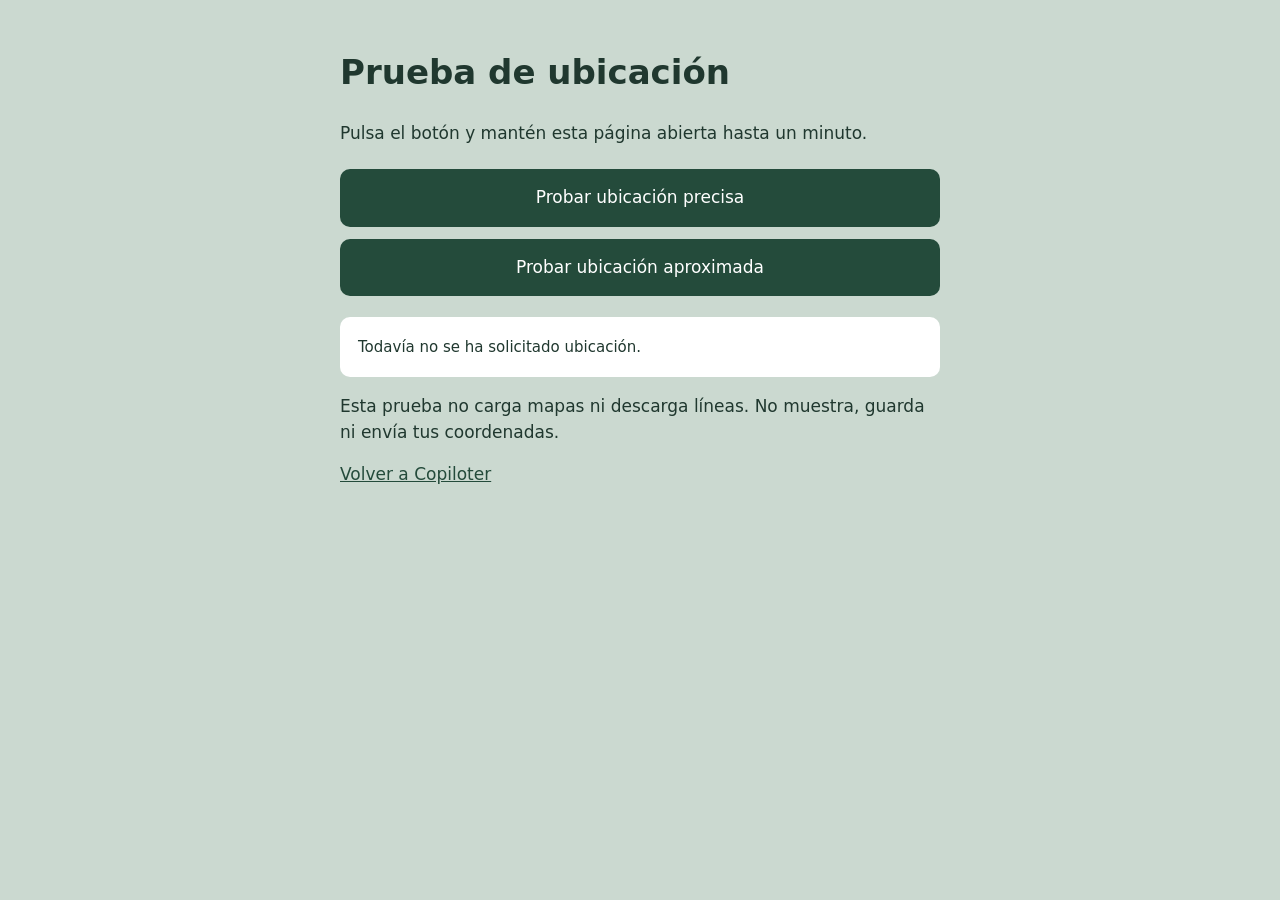
<file: gps-prueba.html>
<!doctype html><html lang="es"><head><meta charset="utf-8"><meta name="viewport" content="width=device-width, initial-scale=1"><meta name="robots" content="noindex"><title>Copiloter · Prueba de ubicación</title><style>body{margin:0;padding:24px;background:#cbd9d0;color:#20382f;font:17px/1.5 system-ui}main{max-width:600px;margin:auto}button{font:inherit;padding:16px;border:0;border-radius:10px;background:#244b3b;color:white;width:100%;margin:6px 0}button:disabled{opacity:.5}pre{white-space:pre-wrap;overflow-wrap:anywhere;padding:18px;background:white;border-radius:10px;font:15px/1.6 system-ui}a{color:#244b3b}</style></head><body><main><h1>Prueba de ubicación</h1><p>Pulsa el botón y mantén esta página abierta hasta un minuto.</p><button id="precise">Probar ubicación precisa</button><button id="approximate">Probar ubicación aproximada</button><pre id="result" role="status" aria-live="polite">Todavía no se ha solicitado ubicación.</pre><p>Esta prueba no carga mapas ni descarga líneas. No muestra, guarda ni envía tus coordenadas.</p><a href="./">Volver a Copiloter</a></main><script>
const output=document.getElementById('result'),precise=document.getElementById('precise'),approximate=document.getElementById('approximate');let generation=0,timer=null;
function test(high){const token=++generation;clearTimeout(timer);precise.disabled=approximate.disabled=true;const started=Date.now();let done=false;function finish(text){if(done||token!==generation)return;done=true;clearTimeout(timer);precise.disabled=approximate.disabled=false;output.textContent='Prueba aislada · 2026-11-04.1\nModo: '+(high?'preciso':'aproximado')+'\nTiempo: '+Math.round((Date.now()-started)/1000)+' s\n'+text+'\nNavegador: '+navigator.userAgent;}output.textContent='Solicitando ubicación '+(high?'precisa':'aproximada')+'… Espera hasta 70 segundos.';if(!window.isSecureContext||!navigator.geolocation){finish('Ubicación no disponible en este contexto.');return;}timer=setTimeout(()=>finish('Sin respuesta del navegador después de 70 segundos.'),70000);try{navigator.geolocation.getCurrentPosition(position=>{const c=position?.coords;if(!c||!Number.isFinite(c.latitude)||!Number.isFinite(c.longitude)||!Number.isFinite(c.accuracy)){finish('El navegador ha devuelto datos no válidos.');return;}finish('POSICIÓN RECIBIDA\nPrecisión: '+Math.round(c.accuracy)+' m\nAntigüedad: '+(Number.isFinite(position.timestamp)?Math.round((Date.now()-position.timestamp)/1000)+' s':'desconocida'));},error=>finish('ERROR '+error.code+': '+String(error.message||'Sin mensaje')),{enableHighAccuracy:high,maximumAge:60000,timeout:60000});}catch(error){finish('Excepción: '+String(error.message||error));}}
precise.onclick=()=>test(true);approximate.onclick=()=>test(false);window.addEventListener('pagehide',()=>{generation++;clearTimeout(timer);});
</script></body></html>
</file>
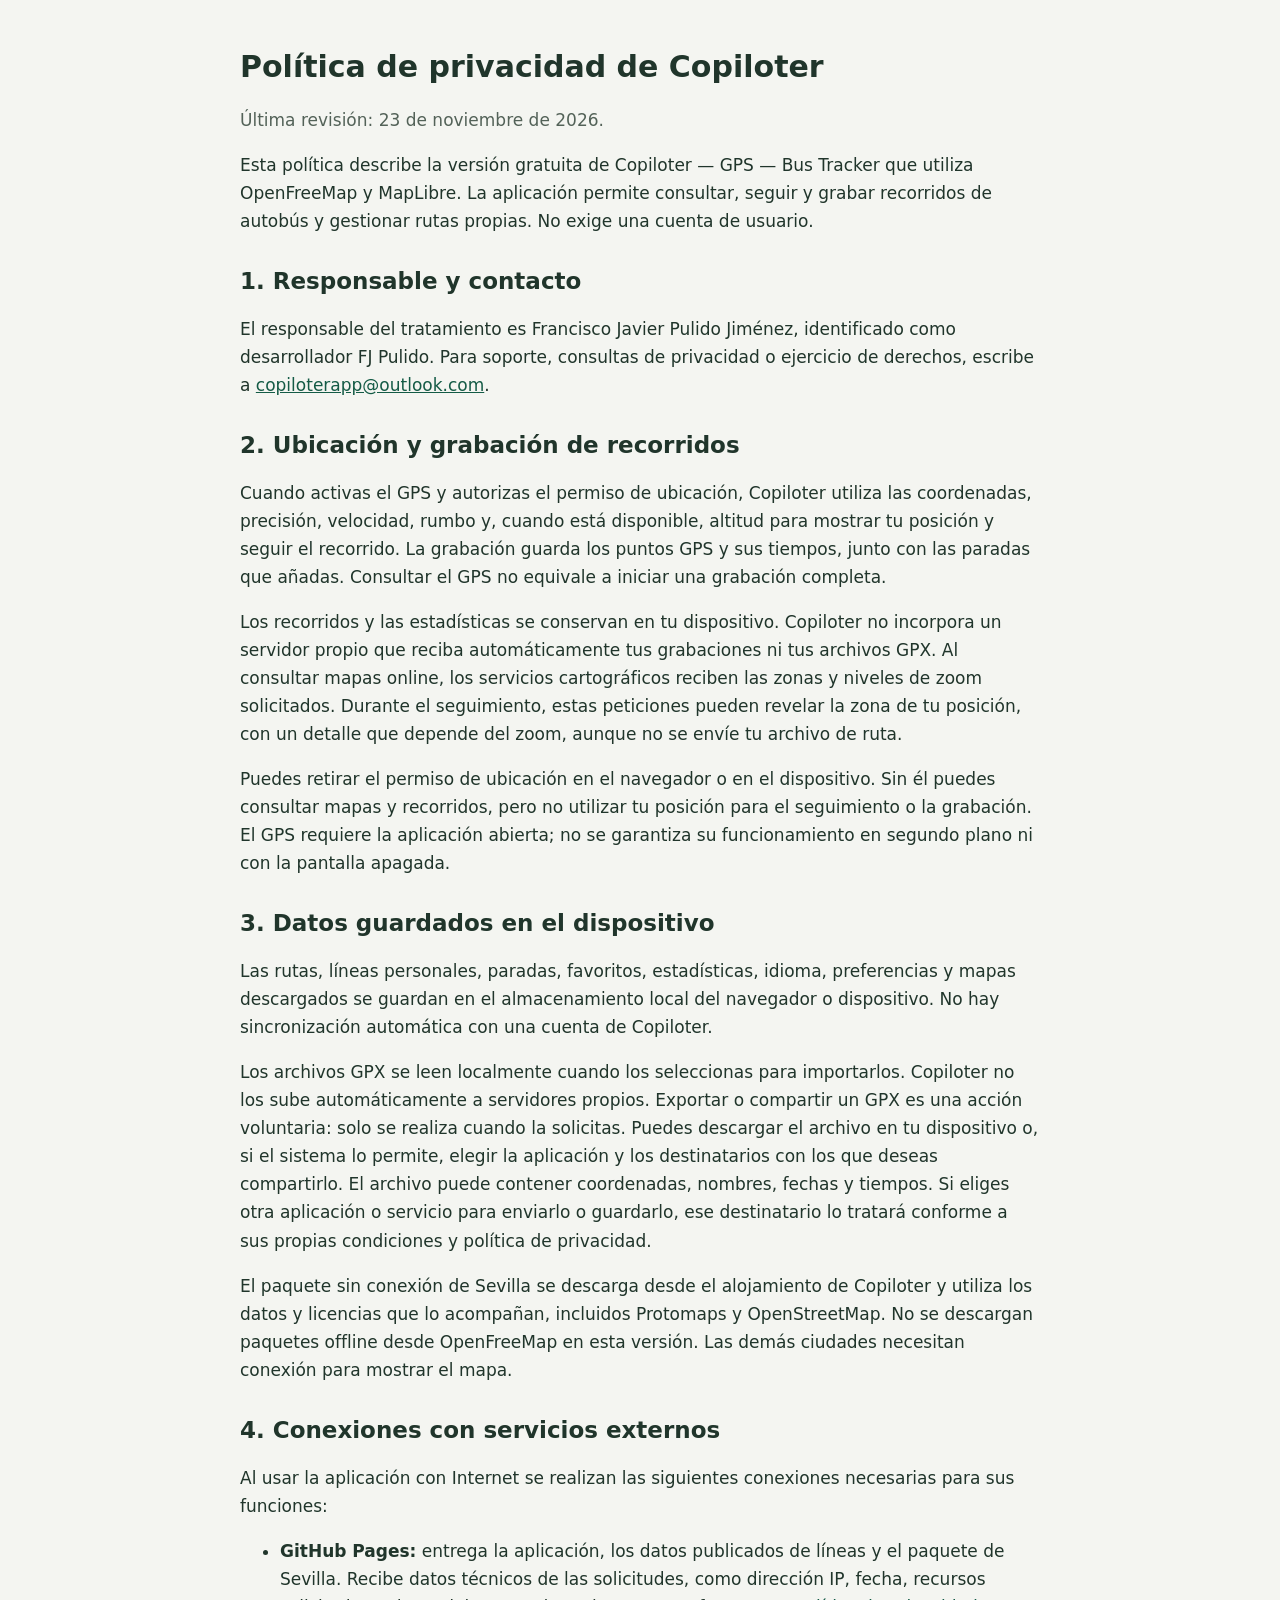
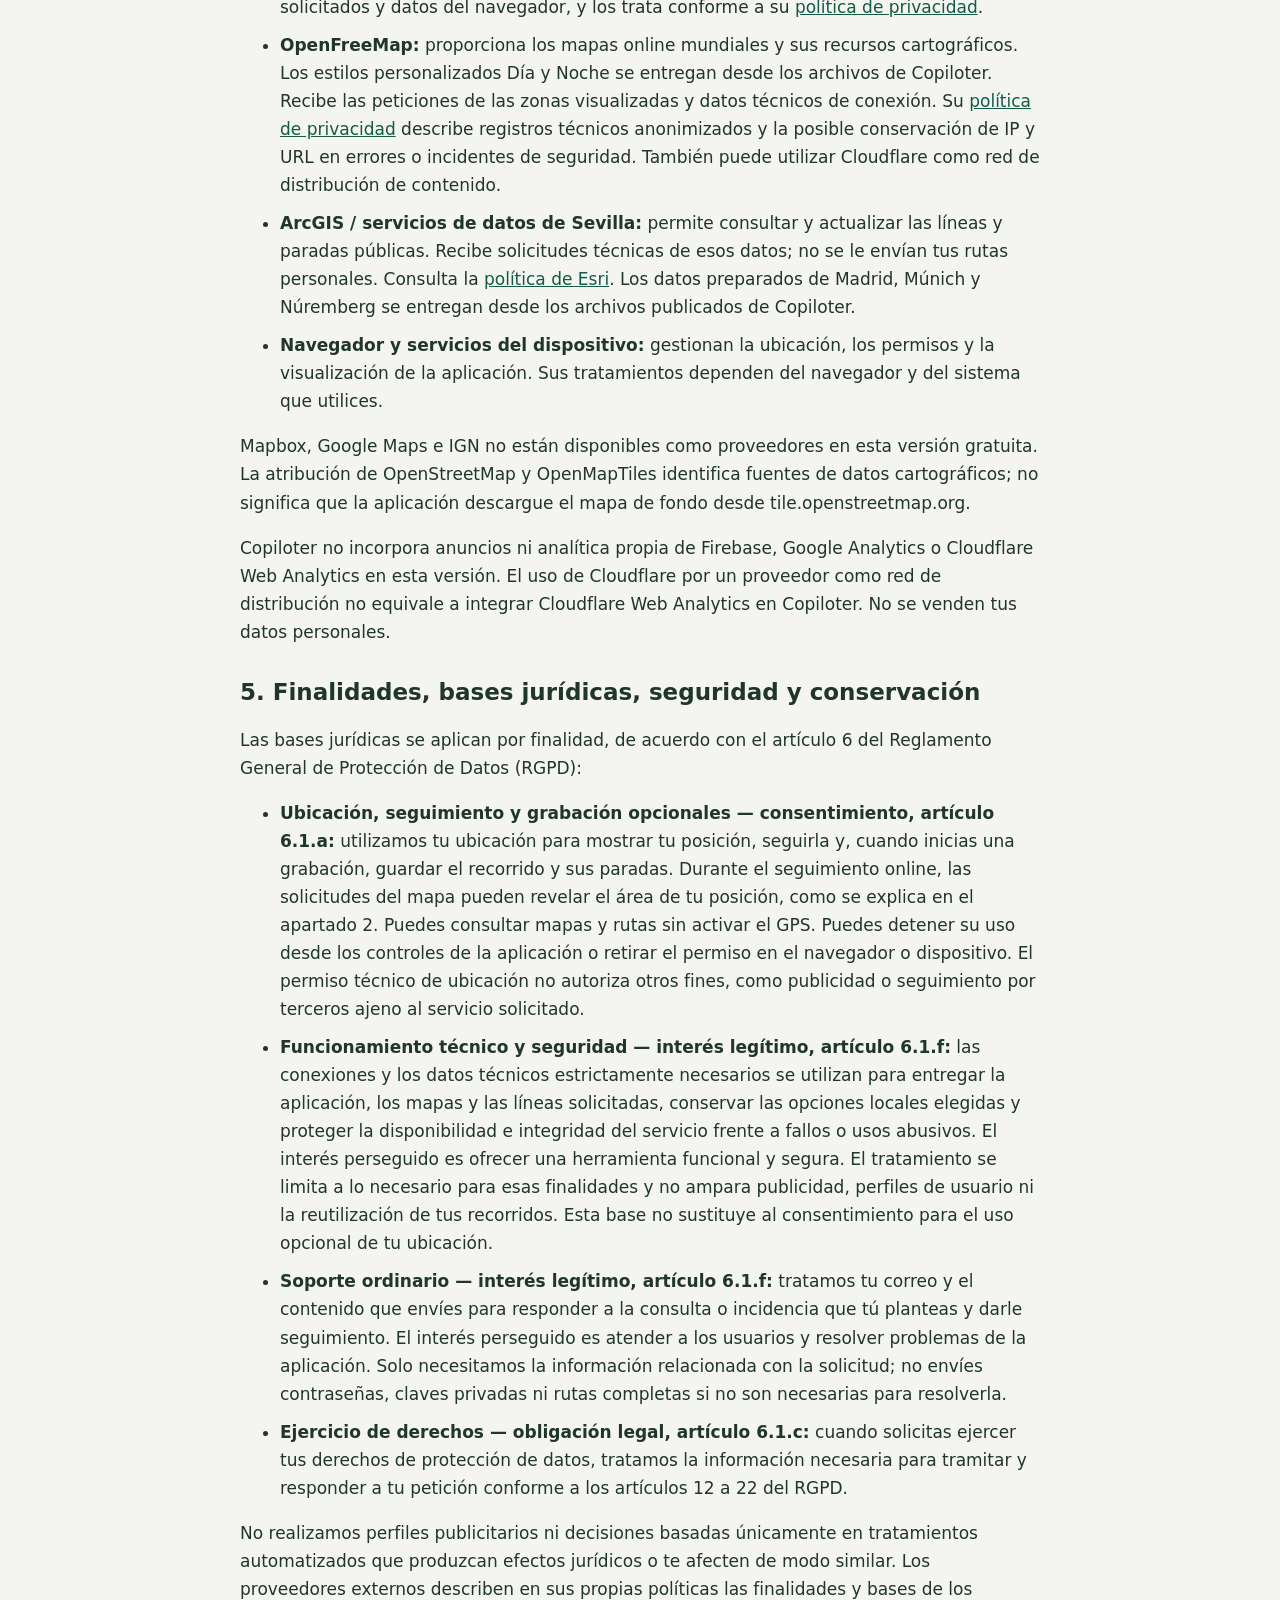
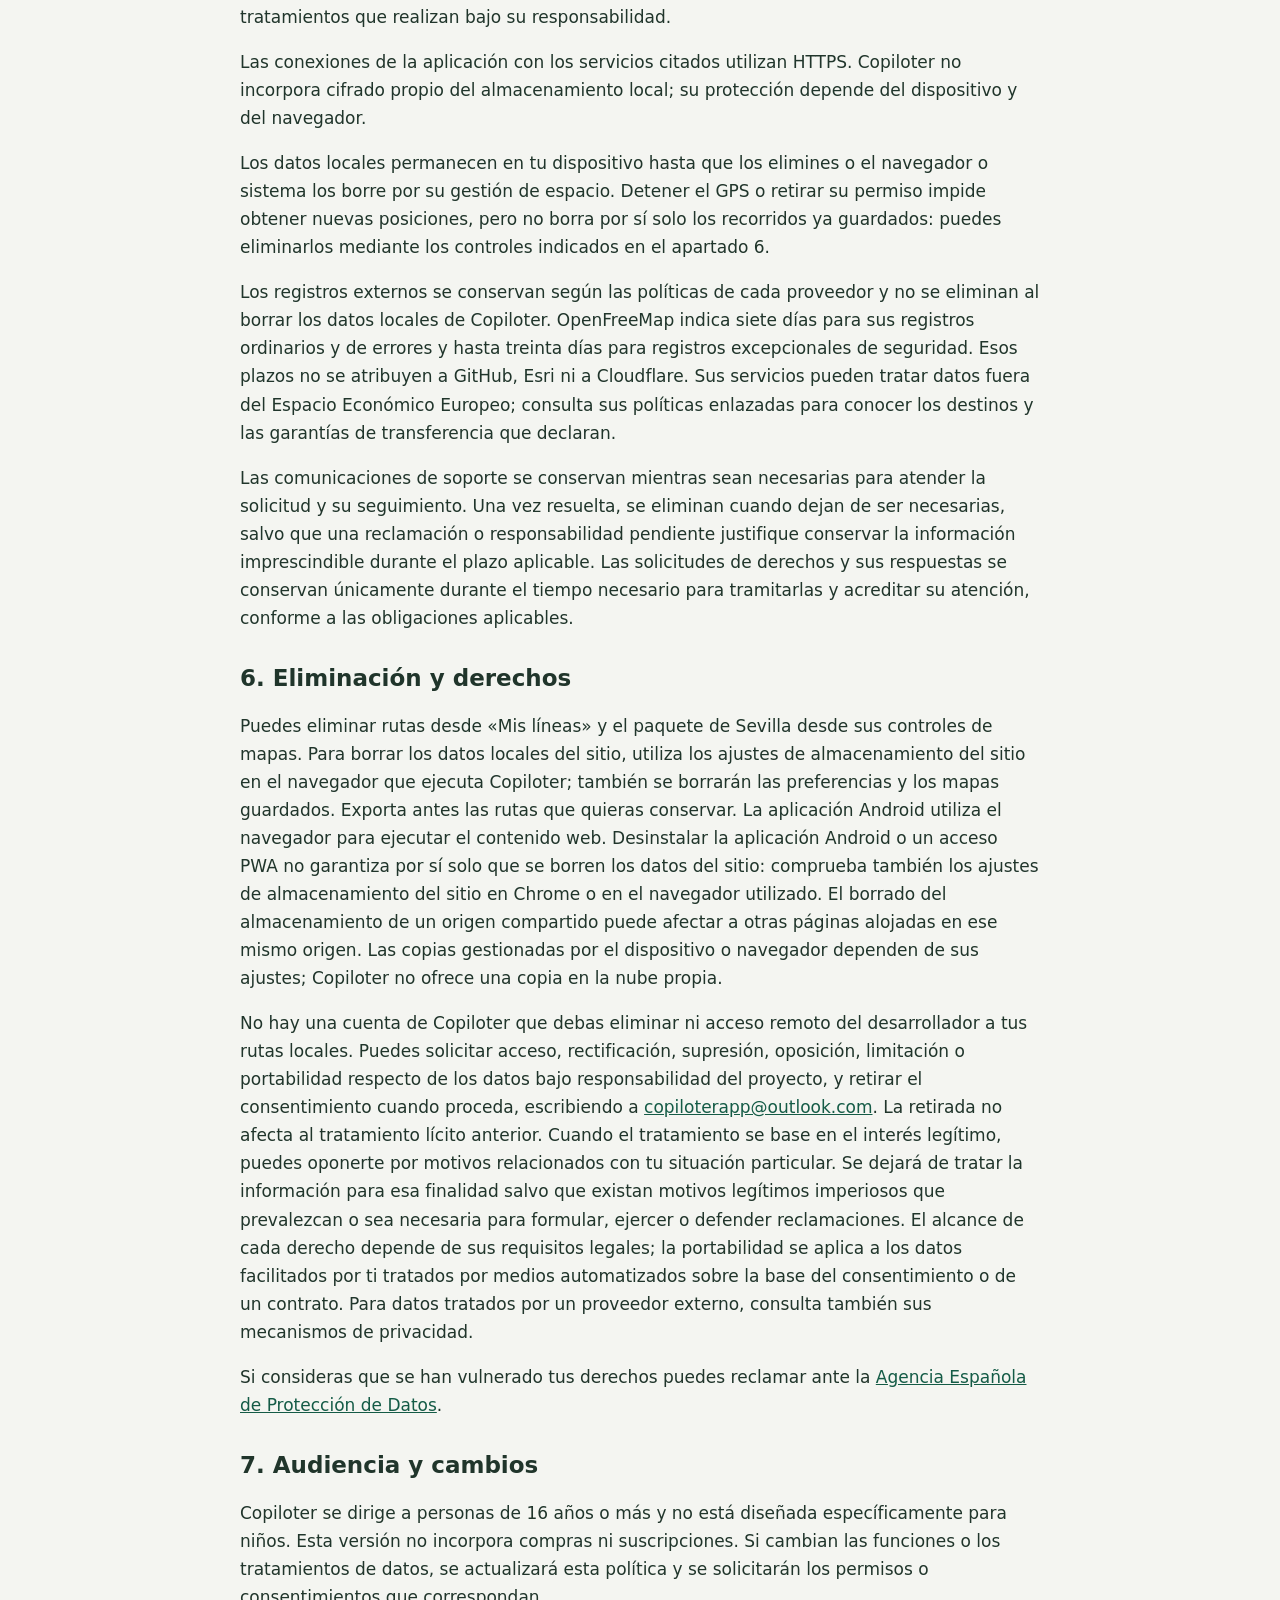
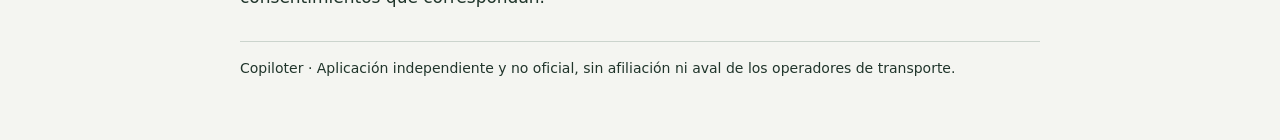
<file: privacy/privacidad.html>
<!doctype html>
<html lang="es"><head><meta charset="utf-8"><meta name="viewport" content="width=device-width,initial-scale=1"><title>Política de privacidad de Copiloter</title>
<style>body{margin:0;background:#f4f5f1;color:#20352b;font:17px/1.65 system-ui,sans-serif}main{max-width:800px;margin:auto;padding:28px 22px 60px}h1,h2{line-height:1.25}h1{font-size:30px}h2{font-size:23px;margin-top:32px}a{color:#145b46;overflow-wrap:anywhere}li{margin:10px 0}.date{color:#536258}footer{border-top:1px solid #cbd4cd;margin-top:30px;padding-top:15px;font-size:14px}</style></head>
<body><main>
<h1>Política de privacidad de Copiloter</h1>
<p class="date">Última revisión: 23 de noviembre de 2026.</p>
<p>Esta política describe la versión gratuita de Copiloter — GPS — Bus Tracker que utiliza OpenFreeMap y MapLibre. La aplicación permite consultar, seguir y grabar recorridos de autobús y gestionar rutas propias. No exige una cuenta de usuario.</p>
<h2>1. Responsable y contacto</h2>
<p>El responsable del tratamiento es Francisco Javier Pulido Jiménez, identificado como desarrollador FJ Pulido. Para soporte, consultas de privacidad o ejercicio de derechos, escribe a <a href="mailto:copiloterapp@outlook.com">copiloterapp@outlook.com</a>.</p>
<h2>2. Ubicación y grabación de recorridos</h2>
<p>Cuando activas el GPS y autorizas el permiso de ubicación, Copiloter utiliza las coordenadas, precisión, velocidad, rumbo y, cuando está disponible, altitud para mostrar tu posición y seguir el recorrido. La grabación guarda los puntos GPS y sus tiempos, junto con las paradas que añadas. Consultar el GPS no equivale a iniciar una grabación completa.</p>
<p>Los recorridos y las estadísticas se conservan en tu dispositivo. Copiloter no incorpora un servidor propio que reciba automáticamente tus grabaciones ni tus archivos GPX. Al consultar mapas online, los servicios cartográficos reciben las zonas y niveles de zoom solicitados. Durante el seguimiento, estas peticiones pueden revelar la zona de tu posición, con un detalle que depende del zoom, aunque no se envíe tu archivo de ruta.</p>
<p>Puedes retirar el permiso de ubicación en el navegador o en el dispositivo. Sin él puedes consultar mapas y recorridos, pero no utilizar tu posición para el seguimiento o la grabación. El GPS requiere la aplicación abierta; no se garantiza su funcionamiento en segundo plano ni con la pantalla apagada.</p>
<h2>3. Datos guardados en el dispositivo</h2>
<p>Las rutas, líneas personales, paradas, favoritos, estadísticas, idioma, preferencias y mapas descargados se guardan en el almacenamiento local del navegador o dispositivo. No hay sincronización automática con una cuenta de Copiloter.</p>
<p>Los archivos GPX se leen localmente cuando los seleccionas para importarlos. Copiloter no los sube automáticamente a servidores propios. Exportar o compartir un GPX es una acción voluntaria: solo se realiza cuando la solicitas. Puedes descargar el archivo en tu dispositivo o, si el sistema lo permite, elegir la aplicación y los destinatarios con los que deseas compartirlo. El archivo puede contener coordenadas, nombres, fechas y tiempos. Si eliges otra aplicación o servicio para enviarlo o guardarlo, ese destinatario lo tratará conforme a sus propias condiciones y política de privacidad.</p>
<p>El paquete sin conexión de Sevilla se descarga desde el alojamiento de Copiloter y utiliza los datos y licencias que lo acompañan, incluidos Protomaps y OpenStreetMap. No se descargan paquetes offline desde OpenFreeMap en esta versión. Las demás ciudades necesitan conexión para mostrar el mapa.</p>
<h2>4. Conexiones con servicios externos</h2>
<p>Al usar la aplicación con Internet se realizan las siguientes conexiones necesarias para sus funciones:</p>
<ul>
<li><strong>GitHub Pages:</strong> entrega la aplicación, los datos publicados de líneas y el paquete de Sevilla. Recibe datos técnicos de las solicitudes, como dirección IP, fecha, recursos solicitados y datos del navegador, y los trata conforme a su <a href="https://docs.github.com/es/site-policy/privacy-policies/github-general-privacy-statement">política de privacidad</a>.</li>
<li><strong>OpenFreeMap:</strong> proporciona los mapas online mundiales y sus recursos cartográficos. Los estilos personalizados Día y Noche se entregan desde los archivos de Copiloter. Recibe las peticiones de las zonas visualizadas y datos técnicos de conexión. Su <a href="https://openfreemap.org/privacy/">política de privacidad</a> describe registros técnicos anonimizados y la posible conservación de IP y URL en errores o incidentes de seguridad. También puede utilizar Cloudflare como red de distribución de contenido.</li>
<li><strong>ArcGIS / servicios de datos de Sevilla:</strong> permite consultar y actualizar las líneas y paradas públicas. Recibe solicitudes técnicas de esos datos; no se le envían tus rutas personales. Consulta la <a href="https://www.esri.com/en-us/privacy/overview">política de Esri</a>. Los datos preparados de Madrid, Múnich y Núremberg se entregan desde los archivos publicados de Copiloter.</li>
<li><strong>Navegador y servicios del dispositivo:</strong> gestionan la ubicación, los permisos y la visualización de la aplicación. Sus tratamientos dependen del navegador y del sistema que utilices.</li>
</ul>
<p>Mapbox, Google Maps e IGN no están disponibles como proveedores en esta versión gratuita. La atribución de OpenStreetMap y OpenMapTiles identifica fuentes de datos cartográficos; no significa que la aplicación descargue el mapa de fondo desde tile.openstreetmap.org.</p>
<p>Copiloter no incorpora anuncios ni analítica propia de Firebase, Google Analytics o Cloudflare Web Analytics en esta versión. El uso de Cloudflare por un proveedor como red de distribución no equivale a integrar Cloudflare Web Analytics en Copiloter. No se venden tus datos personales.</p>
<h2>5. Finalidades, bases jurídicas, seguridad y conservación</h2>
<p>Las bases jurídicas se aplican por finalidad, de acuerdo con el artículo 6 del Reglamento General de Protección de Datos (RGPD):</p>
<ul>
<li><strong>Ubicación, seguimiento y grabación opcionales — consentimiento, artículo 6.1.a:</strong> utilizamos tu ubicación para mostrar tu posición, seguirla y, cuando inicias una grabación, guardar el recorrido y sus paradas. Durante el seguimiento online, las solicitudes del mapa pueden revelar el área de tu posición, como se explica en el apartado 2. Puedes consultar mapas y rutas sin activar el GPS. Puedes detener su uso desde los controles de la aplicación o retirar el permiso en el navegador o dispositivo. El permiso técnico de ubicación no autoriza otros fines, como publicidad o seguimiento por terceros ajeno al servicio solicitado.</li>
<li><strong>Funcionamiento técnico y seguridad — interés legítimo, artículo 6.1.f:</strong> las conexiones y los datos técnicos estrictamente necesarios se utilizan para entregar la aplicación, los mapas y las líneas solicitadas, conservar las opciones locales elegidas y proteger la disponibilidad e integridad del servicio frente a fallos o usos abusivos. El interés perseguido es ofrecer una herramienta funcional y segura. El tratamiento se limita a lo necesario para esas finalidades y no ampara publicidad, perfiles de usuario ni la reutilización de tus recorridos. Esta base no sustituye al consentimiento para el uso opcional de tu ubicación.</li>
<li><strong>Soporte ordinario — interés legítimo, artículo 6.1.f:</strong> tratamos tu correo y el contenido que envíes para responder a la consulta o incidencia que tú planteas y darle seguimiento. El interés perseguido es atender a los usuarios y resolver problemas de la aplicación. Solo necesitamos la información relacionada con la solicitud; no envíes contraseñas, claves privadas ni rutas completas si no son necesarias para resolverla.</li>
<li><strong>Ejercicio de derechos — obligación legal, artículo 6.1.c:</strong> cuando solicitas ejercer tus derechos de protección de datos, tratamos la información necesaria para tramitar y responder a tu petición conforme a los artículos 12 a 22 del RGPD.</li>
</ul>
<p>No realizamos perfiles publicitarios ni decisiones basadas únicamente en tratamientos automatizados que produzcan efectos jurídicos o te afecten de modo similar. Los proveedores externos describen en sus propias políticas las finalidades y bases de los tratamientos que realizan bajo su responsabilidad.</p>
<p>Las conexiones de la aplicación con los servicios citados utilizan HTTPS. Copiloter no incorpora cifrado propio del almacenamiento local; su protección depende del dispositivo y del navegador.</p>
<p>Los datos locales permanecen en tu dispositivo hasta que los elimines o el navegador o sistema los borre por su gestión de espacio. Detener el GPS o retirar su permiso impide obtener nuevas posiciones, pero no borra por sí solo los recorridos ya guardados: puedes eliminarlos mediante los controles indicados en el apartado 6.</p>
<p>Los registros externos se conservan según las políticas de cada proveedor y no se eliminan al borrar los datos locales de Copiloter. OpenFreeMap indica siete días para sus registros ordinarios y de errores y hasta treinta días para registros excepcionales de seguridad. Esos plazos no se atribuyen a GitHub, Esri ni a Cloudflare. Sus servicios pueden tratar datos fuera del Espacio Económico Europeo; consulta sus políticas enlazadas para conocer los destinos y las garantías de transferencia que declaran.</p>
<p>Las comunicaciones de soporte se conservan mientras sean necesarias para atender la solicitud y su seguimiento. Una vez resuelta, se eliminan cuando dejan de ser necesarias, salvo que una reclamación o responsabilidad pendiente justifique conservar la información imprescindible durante el plazo aplicable. Las solicitudes de derechos y sus respuestas se conservan únicamente durante el tiempo necesario para tramitarlas y acreditar su atención, conforme a las obligaciones aplicables.</p>
<h2>6. Eliminación y derechos</h2>
<p>Puedes eliminar rutas desde «Mis líneas» y el paquete de Sevilla desde sus controles de mapas. Para borrar los datos locales del sitio, utiliza los ajustes de almacenamiento del sitio en el navegador que ejecuta Copiloter; también se borrarán las preferencias y los mapas guardados. Exporta antes las rutas que quieras conservar. La aplicación Android utiliza el navegador para ejecutar el contenido web. Desinstalar la aplicación Android o un acceso PWA no garantiza por sí solo que se borren los datos del sitio: comprueba también los ajustes de almacenamiento del sitio en Chrome o en el navegador utilizado. El borrado del almacenamiento de un origen compartido puede afectar a otras páginas alojadas en ese mismo origen. Las copias gestionadas por el dispositivo o navegador dependen de sus ajustes; Copiloter no ofrece una copia en la nube propia.</p>
<p>No hay una cuenta de Copiloter que debas eliminar ni acceso remoto del desarrollador a tus rutas locales. Puedes solicitar acceso, rectificación, supresión, oposición, limitación o portabilidad respecto de los datos bajo responsabilidad del proyecto, y retirar el consentimiento cuando proceda, escribiendo a <a href="mailto:copiloterapp@outlook.com">copiloterapp@outlook.com</a>. La retirada no afecta al tratamiento lícito anterior. Cuando el tratamiento se base en el interés legítimo, puedes oponerte por motivos relacionados con tu situación particular. Se dejará de tratar la información para esa finalidad salvo que existan motivos legítimos imperiosos que prevalezcan o sea necesaria para formular, ejercer o defender reclamaciones. El alcance de cada derecho depende de sus requisitos legales; la portabilidad se aplica a los datos facilitados por ti tratados por medios automatizados sobre la base del consentimiento o de un contrato. Para datos tratados por un proveedor externo, consulta también sus mecanismos de privacidad.</p>
<p>Si consideras que se han vulnerado tus derechos puedes reclamar ante la <a href="https://www.aepd.es/">Agencia Española de Protección de Datos</a>.</p>
<h2>7. Audiencia y cambios</h2>
<p>Copiloter se dirige a personas de 16 años o más y no está diseñada específicamente para niños. Esta versión no incorpora compras ni suscripciones. Si cambian las funciones o los tratamientos de datos, se actualizará esta política y se solicitarán los permisos o consentimientos que correspondan.</p>
<footer>Copiloter · Aplicación independiente y no oficial, sin afiliación ni aval de los operadores de transporte.</footer>
</main></body></html>
</file>
